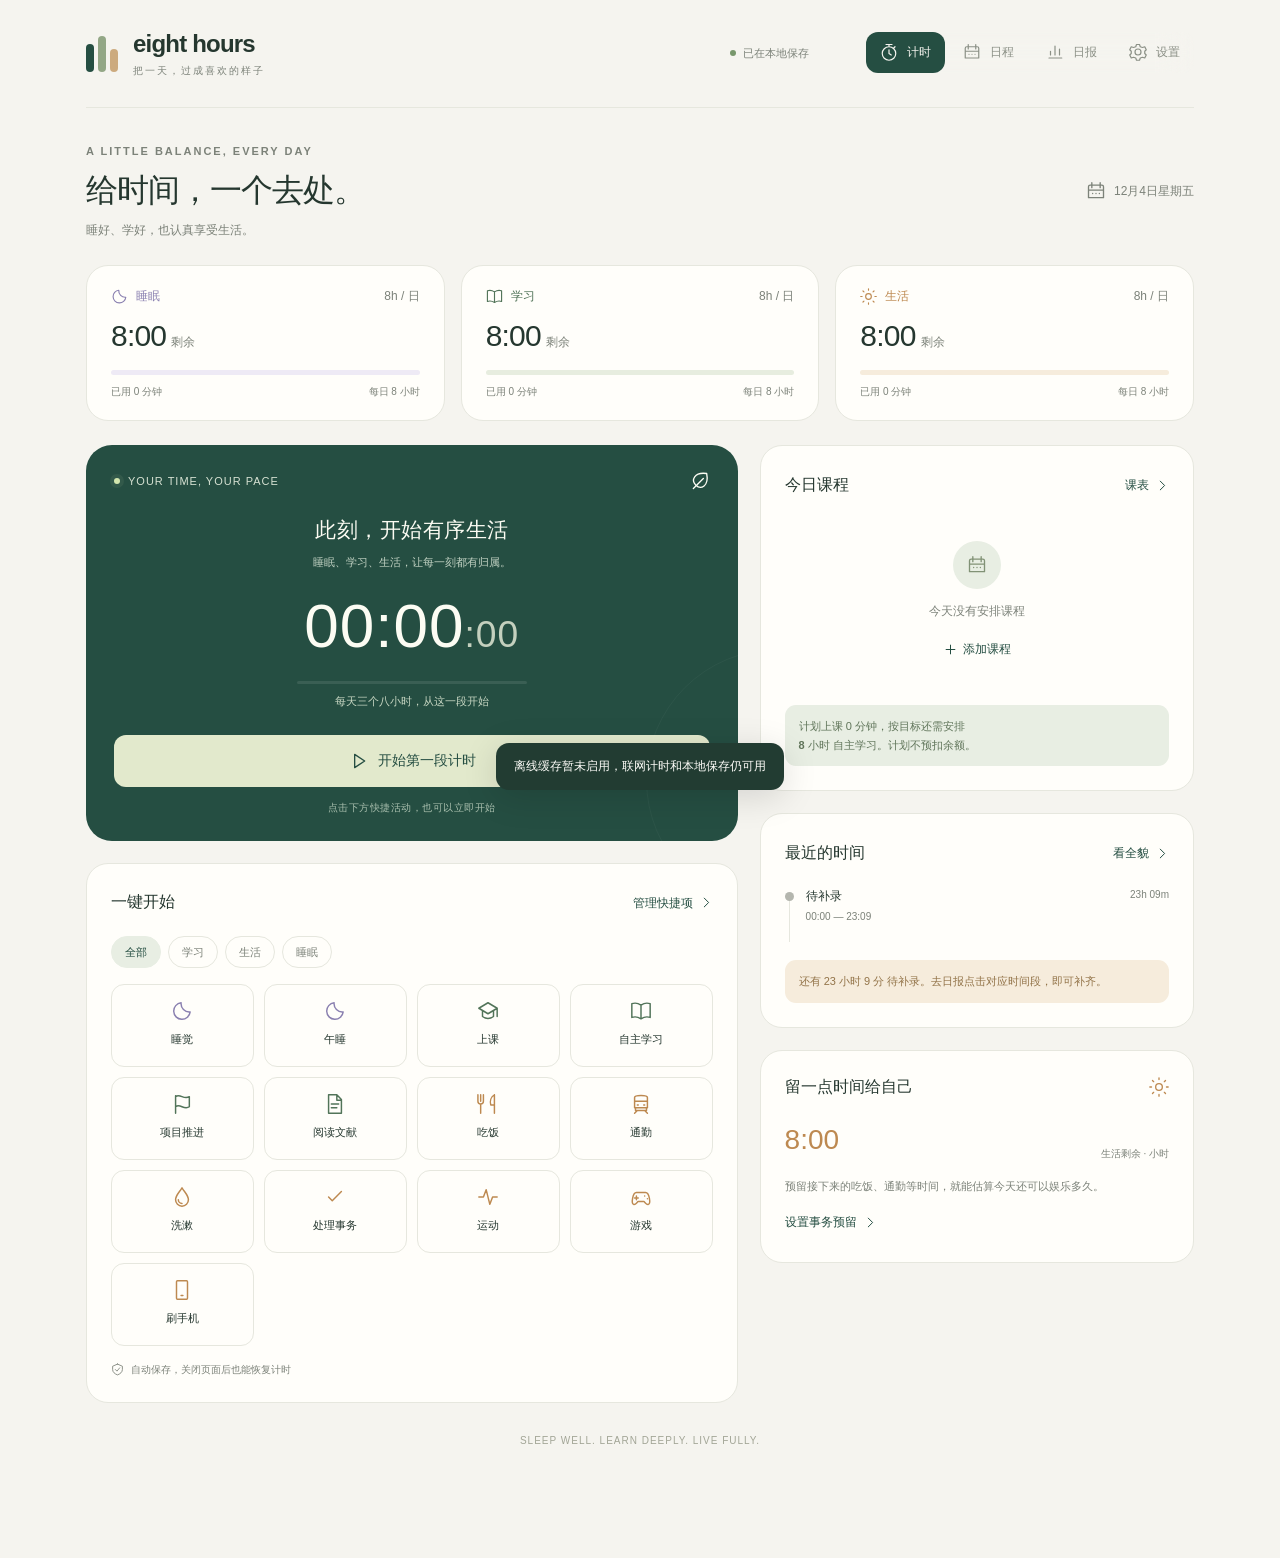
<file: index.html>
<!doctype html>
<html lang="zh-CN">
<head>
  <meta charset="utf-8"><meta name="viewport" content="width=device-width,initial-scale=1,viewport-fit=cover">
  <meta name="theme-color" content="#254e42"><meta name="description" content="睡眠、学习、生活，各八小时。为每一刻找到归属的私人时间账本。">
  <meta name="apple-mobile-web-app-capable" content="yes"><meta name="apple-mobile-web-app-status-bar-style" content="default">
  <title>Eight Hours · 888 时间账本</title>
  <link rel="icon" href="icons/icon.svg" type="image/svg+xml"><link rel="apple-touch-icon" href="icons/icon-192.png">
  <link rel="manifest" href="manifest.webmanifest"><link rel="stylesheet" href="styles.css">
</head>
<body>
  <div class="app-shell">
    <header class="app-header"><a class="brand" href="#timer" aria-label="Eight Hours 首页"><span class="brand-mark"><i></i><i></i><i></i></span><span>eight hours<small>把一天，过成喜欢的样子</small></span></a><div class="header-right"><span id="connection" class="connection">本地保存</span><button class="icon-btn" id="install-btn" title="安装到主屏幕" aria-label="安装到主屏幕" hidden></button></div></header>
    <main id="main" tabindex="-1"><div class="loading"><span class="brand-mark"><i></i><i></i><i></i></span><p>正在打开你的时间账本…</p></div></main>
    <nav class="bottom-nav" aria-label="主导航"><a href="#timer" data-page="timer"></a><a href="#schedule" data-page="schedule"></a><a href="#report" data-page="report"></a><a href="#settings" data-page="settings"></a></nav>
  </div>
  <div id="toast" class="toast" role="status" aria-live="polite" hidden></div>
  <dialog id="modal"><div class="modal-head"><h2 id="modal-title"></h2><button class="icon-btn" id="modal-close" aria-label="关闭"></button></div><div id="modal-body"></div></dialog>
  <script src="engine.js"></script><script src="app.js"></script>
</body>
</html>
</file>
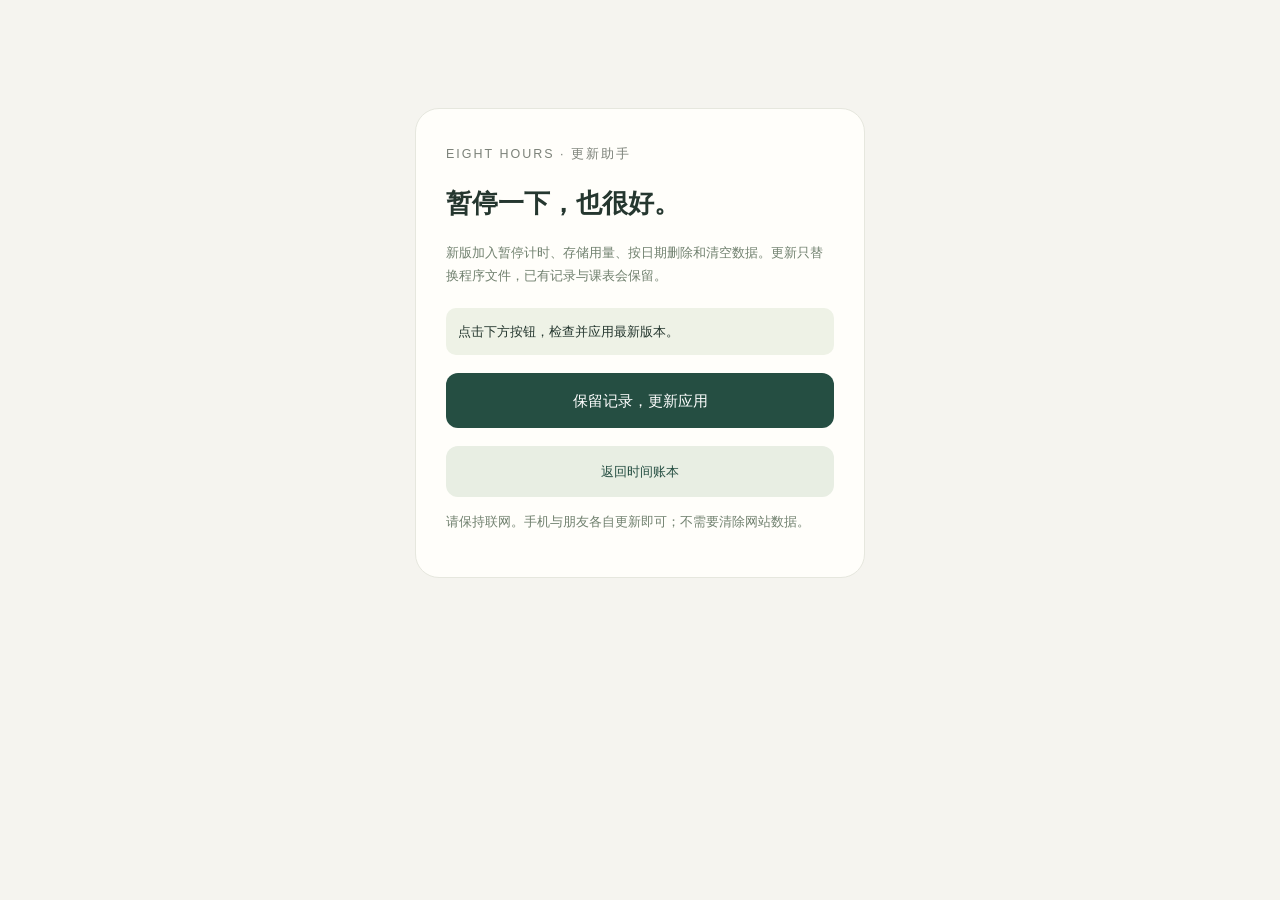
<file: update.html>
<!doctype html>
<html lang="zh-CN"><head><meta charset="utf-8"><meta name="viewport" content="width=device-width,initial-scale=1"><meta name="theme-color" content="#254e42"><title>更新 Eight Hours</title><style>*{box-sizing:border-box}body{margin:0;background:#f5f4ef;color:#25372f;font:15px/1.8 -apple-system,BlinkMacSystemFont,"Segoe UI","Microsoft YaHei",sans-serif;padding:36px 22px}main{max-width:450px;margin:8vh auto;background:#fffefa;border:1px solid #e6e7de;border-radius:24px;padding:30px}small{color:#7c8279;letter-spacing:2px}h1{font-size:26px;font-weight:600;margin:14px 0}p{color:#71816f;font-size:13px}button,a{display:block;text-align:center;border:0;border-radius:12px;background:#254e42;color:white;padding:14px 18px;font:inherit;width:100%;text-decoration:none;margin-top:18px;cursor:pointer}button:disabled{opacity:.55}a{background:#e8eee3;color:#254e42;font-size:13px}#status{background:#eef2e6;border-radius:10px;padding:12px;font-size:13px;margin-top:20px}</style></head><body><main><small>EIGHT HOURS · 更新助手</small><h1>暂停一下，也很好。</h1><p>新版加入暂停计时、存储用量、按日期删除和清空数据。更新只替换程序文件，已有记录与课表会保留。</p><div id="status" role="status">点击下方按钮，检查并应用最新版本。</div><button id="update">保留记录，更新应用</button><a href="./">返回时间账本</a><p>请保持联网。手机与朋友各自更新即可；不需要清除网站数据。</p></main><script>
const button=document.getElementById('update'),status=document.getElementById('status');
const waitWorker=worker=>new Promise((resolve,reject)=>{const timeout=setTimeout(()=>reject(Error('下载超时，请检查网络后重试')),45000);const check=()=>{if(worker.state==='installed'||worker.state==='activated'){clearTimeout(timeout);resolve();}else if(worker.state==='redundant'){clearTimeout(timeout);reject(Error('更新未完成，请重试'));}};worker.addEventListener('statechange',check);check();});
button.onclick=async()=>{button.disabled=true;try{if(!('serviceWorker'in navigator)||!window.isSecureContext)throw Error('请在 Safari 或 Chrome 中打开正式 HTTPS 网址');status.textContent='正在下载最新程序，已有记录保持不变…';const registration=await navigator.serviceWorker.register('sw.js',{updateViaCache:'none'});await registration.update();if(registration.installing)await waitWorker(registration.installing);if(registration.waiting){status.textContent='下载完成，正在应用新版…';await new Promise((resolve,reject)=>{const timeout=setTimeout(()=>reject(Error('应用更新超时，请关闭其他应用页面后重试')),20000);navigator.serviceWorker.addEventListener('controllerchange',()=>{clearTimeout(timeout);resolve();},{once:true});registration.waiting.postMessage({type:'SKIP_WAITING'});});}else await navigator.serviceWorker.ready;status.textContent='已更新，正在打开时间账本…';location.replace('./?updated=1.1.0');}catch(error){status.textContent=error.message;button.disabled=false;}};
</script></body></html>
</file>
<file: styles.css>
@charset "UTF-8";
:root{--bg:#f5f4ef;--paper:#fffefa;--ink:#25372f;--muted:#7c8279;--line:#e6e7de;--green:#254e42;--green-soft:#e8eee3;--study:#527459;--study-soft:#e7eddf;--sleep:#8a80b0;--sleep-soft:#eeeaf5;--life:#bd8950;--life-soft:#f6ecdc;--pending:#b4b6ae;--radius:22px;--shadow:0 5px 26px #314d3610;font-family:Inter,-apple-system,BlinkMacSystemFont,"Segoe UI","PingFang SC","Microsoft YaHei",sans-serif;color:var(--ink);font-synthesis:none}
*{box-sizing:border-box}body{margin:0;background:var(--bg);font-size:14px;line-height:1.55}button,input,textarea,select{font:inherit}button,a,input,select,textarea{-webkit-tap-highlight-color:transparent}button,a{touch-action:manipulation}button{cursor:pointer}button:disabled{cursor:wait;opacity:.55}button:focus-visible,a:focus-visible,input:focus-visible,select:focus-visible,textarea:focus-visible{outline:3px solid #91ad81;outline-offset:3px}a{color:inherit;text-decoration:none}button{color:inherit}svg{width:20px;height:20px;vertical-align:middle;flex:none}h1,h2,h3,p{margin:0}h1{font-size:32px;font-weight:600;letter-spacing:-1px;line-height:1.3}h2{font-size:18px;font-weight:600}h3{font-size:15px;font-weight:600}small{font-size:12px}.app-shell{max-width:1180px;margin:0 auto;padding:0 36px 110px}.app-header{height:108px;display:flex;align-items:center;justify-content:space-between;border-bottom:1px solid var(--line);margin-bottom:35px}.brand{display:flex;align-items:center;gap:13px}.brand>span:last-child{font-size:24px;letter-spacing:-.8px;font-weight:650;line-height:1.2}.brand small{display:block;font-size:10px;font-weight:400;letter-spacing:2px;color:var(--muted);margin-top:7px}.brand-mark{width:34px;height:37px;display:flex;align-items:flex-end;gap:4px;flex:none}.brand-mark i{display:block;width:8px;height:28px;border-radius:8px;background:var(--green)}.brand-mark i:nth-child(2){height:36px;background:#93a786}.brand-mark i:nth-child(3){height:23px;background:#ccaa7e}.header-right{display:flex;gap:15px;align-items:center}.connection{color:var(--muted);font-size:11px;display:flex;align-items:center;gap:7px}.connection:before{content:"";width:6px;height:6px;border-radius:50%;background:#78976c}.connection.offline:before{background:var(--life)}.eyebrow{font-size:11px;letter-spacing:2px;color:var(--muted);font-weight:600;text-transform:uppercase;margin-bottom:10px}.page-head{display:flex;justify-content:space-between;align-items:center;gap:15px;margin-bottom:26px}.page-head .sub{margin-top:9px}.sub,.muted{color:var(--muted)}.sub{font-size:12px}.date-badge{font-size:12px;color:var(--muted);display:flex;align-items:center;gap:8px}.cards{display:grid;grid-template-columns:repeat(3,1fr);gap:16px;margin-bottom:24px}.budget-card{padding:21px 24px;background:var(--paper);border:1px solid var(--line);border-radius:var(--radius)}.budget-top{display:flex;align-items:center;justify-content:space-between;font-size:12px;margin-bottom:12px}.budget-label{display:flex;align-items:center;gap:8px;font-weight:600}.budget-label svg{width:17px;height:17px}.sleep{--cat:var(--sleep);--soft:var(--sleep-soft)}.study{--cat:var(--study);--soft:var(--study-soft)}.life{--cat:var(--life);--soft:var(--life-soft)}.pending{--cat:var(--pending);--soft:#f1f1ec}.budget-label,.cat-color{color:var(--cat)}.budget-left{font-size:30px;font-weight:500;letter-spacing:-.8px;font-variant-numeric:tabular-nums;line-height:1.2}.budget-left .unit{font-size:12px;font-weight:400;letter-spacing:0;color:var(--muted);margin-left:5px}.budget-left.over{color:#b26a50}.progress{height:5px;background:var(--soft);border-radius:8px;overflow:hidden;margin:16px 0 9px}.progress i{display:block;background:var(--cat);height:100%;border-radius:8px;transition:width .6s}.budget-caption{display:flex;justify-content:space-between;color:var(--muted);font-size:10px}.dashboard{display:grid;grid-template-columns:minmax(0,1.5fr) minmax(0,1fr);gap:22px;align-items:start}.stack{display:grid;gap:22px}.panel{background:var(--paper);border:1px solid var(--line);border-radius:var(--radius);padding:24px}.panel-head{display:flex;justify-content:space-between;align-items:center;gap:12px;margin-bottom:18px}.panel-head h2{font-size:16px}.text-btn{padding:6px 0;border:0;background:none;color:var(--green);font-size:12px;display:inline-flex;align-items:center;gap:5px}.text-btn svg{width:15px;height:15px}.icon-btn{border:0;background:none;border-radius:50%;padding:10px;display:inline-flex;justify-content:center;align-items:center;min-height:42px;min-width:42px}.icon-btn:hover{background:var(--green-soft)}.focus-card{background:var(--green);color:#fcfcf3;border-radius:26px;padding:26px 28px 25px;position:relative;overflow:hidden;min-height:382px}.focus-card:after{content:"";width:260px;height:260px;border:1px solid #ffffff09;border-radius:50%;position:absolute;right:-170px;bottom:-70px;pointer-events:none}.focus-top{display:flex;justify-content:space-between;align-items:center}.live-label{font-size:11px;letter-spacing:1px;display:flex;align-items:center;gap:8px;color:#d6e1d2}.live-dot{width:6px;height:6px;background:#d2e6ae;border-radius:50%;box-shadow:0 0 0 4px #d2e6ae13}.focus-top .icon-btn{color:#d6e1d2;min-height:30px;min-width:30px;padding:5px}.focus-top .icon-btn:hover{background:#ffffff15}.current-name{font-size:21px;font-weight:500;margin-top:23px;text-align:center;letter-spacing:.5px}.current-note{font-size:11px;color:#c2d2c3;text-align:center;margin-top:7px;white-space:nowrap;overflow:hidden;text-overflow:ellipsis;max-width:100%}.timer-digits{font-size:62px;line-height:1.2;font-weight:300;font-variant-numeric:tabular-nums;letter-spacing:1px;text-align:center;margin:18px 0 7px;font-family:"Segoe UI",Inter,sans-serif}.timer-digits .seconds{font-size:.6em;color:#c4d0be}.focus-progress{height:3px;background:#ffffff18;max-width:230px;margin:18px auto 9px;overflow:hidden;border-radius:5px}.focus-progress i{display:block;height:100%;background:#cedab2;border-radius:5px}.focus-goal{text-align:center;color:#c8d7c3;font-size:11px;margin-bottom:24px;min-height:18px}.switch-btn{border:0;border-radius:12px;background:#e2e9cc;color:var(--green);width:100%;padding:15px;font-weight:600;display:flex;align-items:center;justify-content:center;gap:10px;transition:background .15s,transform .15s}.switch-btn:hover{background:#edf2df}.switch-btn:active{transform:scale(.985)}.focus-footer{font-size:10px;color:#a9bfae;text-align:center;margin-top:13px;letter-spacing:.5px}.quick-filters{display:flex;gap:7px;flex-wrap:wrap;margin-bottom:16px}.chip{border:1px solid var(--line);border-radius:30px;background:transparent;padding:6px 13px;color:var(--muted);font-size:11px;min-height:32px}.chip.active{background:var(--green-soft);border-color:var(--green-soft);color:var(--green);font-weight:600}.quick-grid{display:grid;grid-template-columns:repeat(4,1fr);gap:10px}.quick-btn{border:1px solid var(--line);background:transparent;padding:15px 4px 12px;border-radius:13px;display:flex;flex-direction:column;align-items:center;gap:9px;font-size:11px;min-height:83px}.quick-btn svg{color:var(--cat);width:22px;height:22px}.quick-btn:hover,.quick-btn.selected{border-color:var(--cat);background:var(--soft)}.quick-btn.selected:after{content:"计时中";font-size:9px;color:var(--cat);margin-top:-4px}.course-mini{padding:13px 0;border-bottom:1px solid var(--line);display:flex;gap:12px;align-items:center}.course-mini:last-child{border-bottom:0;padding-bottom:0}.course-time{font-size:11px;line-height:1.6;color:var(--muted);width:40px;flex:none;font-variant-numeric:tabular-nums}.course-info{flex:1;min-width:0}.course-info strong{font-size:13px;font-weight:500;display:block;overflow:hidden;text-overflow:ellipsis;white-space:nowrap}.course-info small{font-size:10px;color:var(--muted);display:block;margin-top:3px}.small-start{border:0;background:var(--green-soft);color:var(--green);border-radius:50%;width:31px;height:31px;display:grid;place-items:center}.small-start svg{width:14px;height:14px}.note-box{padding:12px 14px;border-radius:11px;background:var(--green-soft);font-size:11px;color:#60755a;margin-top:17px;line-height:1.7}.note-box.amber{background:var(--life-soft);color:#927348}.empty{text-align:center;padding:22px 8px;color:var(--muted);font-size:12px;line-height:1.8}.empty-symbol{height:48px;width:48px;border-radius:50%;display:grid;place-items:center;margin:0 auto 12px;background:var(--green-soft);color:#819276}.timeline-mini{display:flex;gap:12px;position:relative;padding:0 0 19px}.timeline-mini:before{content:"";position:absolute;left:4px;top:14px;bottom:1px;width:1px;background:var(--line)}.timeline-mini:last-child{padding-bottom:0}.timeline-mini:last-child:before{display:none}.time-dot{width:9px;height:9px;background:var(--cat);border-radius:50%;margin-top:5px;flex:none}.timeline-mini .detail{flex:1}.timeline-mini .detail>div{display:flex;justify-content:space-between;font-size:12px}.timeline-mini small{color:var(--muted);font-size:10px;display:block;margin-top:3px}.timeline-mini .duration{color:var(--muted);font-size:10px}.life-balance{display:flex;align-items:end;justify-content:space-between;margin:5px 0 15px}.life-balance strong{font-size:28px;font-weight:500;color:var(--life)}.life-balance small{color:var(--muted);font-size:10px}.legend{display:flex;gap:14px;flex-wrap:wrap;font-size:10px;color:var(--muted)}.legend span{display:flex;gap:5px;align-items:center}.legend i{width:7px;height:7px;background:var(--cat);border-radius:50%}.bottom-nav{position:fixed;bottom:21px;left:50%;transform:translateX(-50%);display:flex;background:#fffefaed;backdrop-filter:blur(16px);border:1px solid #e3e5db;border-radius:19px;padding:7px;gap:5px;z-index:10;box-shadow:0 8px 32px #314d3610}.bottom-nav a{display:flex;align-items:center;justify-content:center;gap:9px;min-width:100px;padding:12px 17px;border-radius:12px;color:#8b9086;font-size:12px;white-space:nowrap}.bottom-nav a.active{background:var(--green);color:#f5f4ef}.bottom-nav svg{width:18px;height:18px}.btn{border:0;border-radius:11px;background:var(--green);color:#fffefa;padding:12px 18px;font-size:12px;display:inline-flex;align-items:center;justify-content:center;gap:8px;min-height:44px}.btn.secondary{background:var(--green-soft);color:var(--green)}.btn.outline{background:transparent;color:var(--ink);border:1px solid var(--line)}.btn.danger{background:#f7e9e3;color:#a55e49}.btn.wide{width:100%}.actions{display:flex;gap:9px;flex-wrap:wrap}.toolbar{display:flex;align-items:center;gap:9px;flex-wrap:wrap;margin-bottom:22px}.toolbar .spacer{flex:1}.date-input,input,select,textarea{border:1px solid var(--line);background:var(--paper);border-radius:10px;padding:11px 12px;color:var(--ink);min-width:0;max-width:100%;min-height:44px}.date-input{font-size:12px}input[type=checkbox]{min-height:18px;width:18px;accent-color:var(--green)}label{font-size:12px;color:var(--muted);display:block}.field{display:grid;gap:7px;margin-bottom:17px}.field small{font-size:10px}.form-row{display:grid;grid-template-columns:1fr 1fr;gap:14px}.form-help{font-size:11px;color:var(--muted);line-height:1.8;margin:12px 0 19px}.field input,.field select,.field textarea{width:100%;font-size:13px}.field textarea{resize:vertical;min-height:78px}.form-error{font-size:12px;color:#a55e49;padding:11px;background:#f7e9e3;border-radius:9px;margin-bottom:12px}.modal-body .quick-grid{grid-template-columns:repeat(3,1fr)}dialog{border:1px solid var(--line);border-radius:24px;padding:25px;max-width:490px;width:calc(100% - 32px);max-height:87dvh;background:var(--paper);color:var(--ink);box-shadow:0 30px 120px #10251940;overflow:auto}dialog::backdrop{background:#18271e66;backdrop-filter:blur(4px)}.modal-head{display:flex;justify-content:space-between;align-items:center;margin-bottom:20px;gap:12px}.modal-head h2{font-size:19px}#modal-body .quick-grid{grid-template-columns:repeat(3,1fr)}.activity-picker{max-height:42dvh;overflow:auto;padding:3px}.picker-setting{display:flex;align-items:center;gap:8px;flex-wrap:wrap;margin-bottom:15px}.picker-setting label{font-size:11px;margin-right:auto}.picker-setting select{font-size:11px;padding:7px 10px;min-height:36px}.toast{position:fixed;left:50%;bottom:110px;transform:translateX(-50%);background:#223c32;color:#fffefa;border-radius:13px;padding:14px 18px;z-index:50;max-width:calc(100% - 32px);width:max-content;box-shadow:0 7px 35px #0002;font-size:12px;display:flex;align-items:center;gap:16px}.toast[hidden]{display:none}.toast button{border:0;background:none;color:#d8e5b9;text-decoration:underline;padding:0}.loading{padding:100px 0;text-align:center;color:var(--muted)}.loading .brand-mark{margin:0 auto 20px}.report-layout{display:grid;grid-template-columns:minmax(0,1.45fr) minmax(0,1fr);gap:22px;align-items:start}.day-strip{height:29px;display:flex;overflow:hidden;border-radius:7px;background:#eeeee7;margin-top:22px}.day-strip span{background:var(--cat);min-width:1px}.strip-axis{display:flex;justify-content:space-between;color:var(--muted);font-size:9px;margin:7px 0 17px}.strip-axis span{font-variant-numeric:tabular-nums}.timeline-list{margin-top:22px}.timeline-row{display:flex;gap:12px;position:relative;text-align:left;width:100%;background:none;border:0;border-bottom:1px solid var(--line);padding:15px 0}.timeline-row:last-child{border-bottom:0}.timeline-row:hover{background:#f7f7f0}.timeline-hours{font-size:10px;color:var(--muted);width:42px;flex:none;font-variant-numeric:tabular-nums;line-height:1.65}.timeline-bar{width:3px;border-radius:4px;background:var(--cat);flex:none;min-height:32px}.timeline-info{flex:1;min-width:0}.timeline-info strong{font-size:12px;font-weight:500}.timeline-info small{display:block;font-size:10px;color:var(--muted);margin-top:4px;overflow:hidden;text-overflow:ellipsis;white-space:nowrap}.timeline-right{align-self:center;display:flex;align-items:center;gap:8px;color:var(--muted);font-size:10px}.timeline-right svg{width:13px;height:13px}.report-ring{width:174px;height:174px;border-radius:50%;position:relative;margin:12px auto 22px;background:conic-gradient(#eee 0deg,#eee 360deg);display:grid;place-items:center}.report-ring:before{content:"";position:absolute;inset:17px;border-radius:50%;background:var(--paper)}.ring-inner{position:relative;text-align:center}.ring-inner strong{display:block;font-size:26px;font-weight:500}.ring-inner small{color:var(--muted);font-size:10px}.stat-row{display:flex;justify-content:space-between;align-items:center;padding:12px 0;border-bottom:1px solid var(--line);font-size:12px}.stat-row:last-child{border:0}.stat-name{display:flex;align-items:center;gap:9px}.stat-name i{width:7px;height:7px;background:var(--cat);border-radius:50%}.stat-value{font-variant-numeric:tabular-nums}.metric-grid{display:grid;grid-template-columns:1fr 1fr;gap:12px}.metric{padding:16px;background:#f4f5ed;border-radius:12px}.metric small{font-size:10px;color:var(--muted);display:block;margin-bottom:8px}.metric strong{font-size:20px;font-weight:500}.activity-stat{margin-top:17px}.activity-stat>div{display:flex;justify-content:space-between;font-size:12px}.activity-stat .progress{height:4px;margin-top:8px}.demo-banner{padding:13px 17px;background:var(--life-soft);border:1px solid #eadcc8;border-radius:12px;color:#947144;font-size:12px;display:flex;justify-content:space-between;align-items:center;gap:10px;margin-bottom:21px}.schedule-days{display:grid;grid-template-columns:repeat(7,1fr);gap:8px;margin-bottom:24px}.day-btn{background:var(--paper);border:1px solid var(--line);border-radius:14px;min-height:78px;display:flex;flex-direction:column;align-items:center;justify-content:center;gap:4px}.day-btn small{font-size:10px;color:var(--muted)}.day-btn strong{font-size:21px;font-weight:500}.day-btn.active{background:var(--green);border-color:var(--green);color:#fff}.day-btn.active small{color:#c8d7c3}.day-btn .course-dot{width:4px;height:4px;border-radius:50%;background:#a7bc97}.schedule-course{display:flex;gap:20px;align-items:center;padding:22px 0;border-bottom:1px solid var(--line)}.schedule-course:last-child{border:0}.schedule-course .course-time{width:52px;font-size:12px}.schedule-course .course-info strong{font-size:16px}.schedule-course .course-info small{font-size:11px}.settings-grid{display:grid;grid-template-columns:1fr 1fr;gap:22px;align-items:start}.settings-row{padding:16px 0;border-bottom:1px solid var(--line);display:flex;justify-content:space-between;align-items:center;gap:12px}.settings-row:last-child{border-bottom:0;padding-bottom:0}.settings-row .setting-text{flex:1}.settings-row strong{font-size:12px;font-weight:500;display:block}.settings-row small{font-size:10px;color:var(--muted);display:block;margin-top:4px;line-height:1.7}.switch{position:relative;width:42px;height:25px;border:0;border-radius:20px;background:#d5dbce;flex:none;padding:0}.switch:after{content:"";position:absolute;top:3px;left:3px;width:19px;height:19px;border-radius:50%;background:#fff;transition:transform .2s}.switch.on{background:var(--green)}.switch.on:after{transform:translateX(17px)}.manage-row{display:flex;align-items:center;gap:11px;padding:11px 0;border-bottom:1px solid var(--line);font-size:12px}.manage-row:last-child{border:0}.manage-row>svg{color:var(--cat);width:18px;height:18px}.manage-row .grow{flex:1}.manage-row .icon-btn{padding:7px;min-width:32px;min-height:35px;color:var(--muted)}.manage-row .icon-btn svg{width:16px;height:16px}.tip{font-size:11px;color:var(--muted);line-height:1.9}.install-steps{counter-reset:steps;list-style:none;padding:0;margin:15px 0}.install-steps li{counter-increment:steps;margin-bottom:12px;padding-left:28px;position:relative;font-size:12px;line-height:1.8}.install-steps li:before{content:counter(steps);position:absolute;left:0;width:19px;height:19px;border-radius:50%;background:var(--green-soft);color:var(--green);font-size:10px;text-align:center;line-height:19px;top:1px}.separator{height:1px;background:var(--line);margin:20px 0}.app-footer{text-align:center;font-size:10px;color:#a2a596;letter-spacing:1px;margin-top:30px}.report-empty{padding:28px 0}.live-tag{display:inline-block;font-size:9px;background:var(--green-soft);color:var(--green);padding:2px 5px;border-radius:4px;margin-left:6px}.focus-options{display:flex;gap:7px;flex-wrap:wrap;margin:15px 0}.error-screen{padding:35px 0}.error-screen p{margin:15px 0;line-height:1.9}.sync-notice{font-size:11px;padding:11px 15px;border-radius:10px;background:var(--life-soft);margin-bottom:20px;color:#927348}.checkbox-label{display:flex;gap:10px;align-items:center;font-size:12px;margin:16px 0;color:var(--ink)}.hint-line{display:flex;align-items:center;gap:7px;font-size:10px;color:var(--muted);margin-top:16px}.hint-line svg{width:13px;height:13px}[hidden]{display:none!important}
@media(min-width:1000px){.bottom-nav{left:auto;right:max(calc((100vw - 1108px)/2),36px);top:32px;bottom:auto;transform:none;border:0;box-shadow:none;background:transparent;padding:0;gap:4px;border-radius:12px}.bottom-nav a{min-width:76px;padding:11px 14px}.header-right{margin-right:385px}.focus-card{min-height:390px}}
@media(max-width:760px){.app-shell{padding:0 20px calc(108px + env(safe-area-inset-bottom))}.app-header{height:89px;margin-bottom:25px}.brand>span:last-child{font-size:21px}.brand small{font-size:9px;letter-spacing:1.3px}.brand-mark{transform:scale(.88);transform-origin:left center;width:30px}.connection{font-size:10px}.page-head{margin-bottom:20px;align-items:start}.page-head h1{font-size:26px}.page-head .sub{font-size:11px}.eyebrow{font-size:9px;letter-spacing:1.5px;margin-bottom:9px}.date-badge{font-size:10px;gap:5px;padding-top:5px}.date-badge svg{width:14px;height:14px}.cards{gap:9px;margin-bottom:18px}.budget-card{padding:15px 12px;border-radius:17px}.budget-top{font-size:10px;margin-bottom:11px}.budget-top>span:last-child{display:none}.budget-label{gap:5px}.budget-label svg{width:15px;height:15px}.budget-left{font-size:23px;letter-spacing:-.8px}.budget-left .unit{font-size:9px;margin-left:3px}.budget-caption{font-size:9px;display:block}.budget-caption>span:last-child{display:none}.progress{margin:12px 0 7px;height:4px}.dashboard,.report-layout,.settings-grid{grid-template-columns:1fr;gap:18px}.stack{gap:18px}.panel{padding:20px;border-radius:20px}.panel-head{margin-bottom:15px}.focus-card{padding:22px 24px;min-height:352px;border-radius:23px}.current-name{font-size:19px;margin-top:21px}.timer-digits{font-size:60px;margin-top:16px}.focus-goal{margin-bottom:21px}.focus-footer{font-size:9px}.quick-grid{grid-template-columns:repeat(4,1fr);gap:8px}.quick-btn{padding:13px 3px 10px;font-size:10px;min-height:76px;gap:8px}.quick-btn svg{width:20px;height:20px}.bottom-nav{bottom:calc(13px + env(safe-area-inset-bottom));width:calc(100% - 32px);max-width:430px;border-radius:20px;gap:3px;padding:6px}.bottom-nav a{flex:1;min-width:0;flex-direction:column;gap:4px;padding:9px 7px;font-size:10px;border-radius:14px}.bottom-nav svg{width:19px;height:19px}.toast{bottom:calc(104px + env(safe-area-inset-bottom));font-size:11px}.page-head .actions .btn{padding:10px 12px;font-size:11px}.schedule-days{gap:6px}.day-btn{border-radius:12px;min-height:72px}.day-btn strong{font-size:19px}.day-btn small{font-size:9px}.schedule-course{gap:12px}.schedule-course .course-info strong{font-size:14px}.report-ring{width:160px;height:160px}.form-row{gap:10px}.toolbar .btn{padding:10px 13px}.toolbar .spacer{display:none}.toolbar{gap:7px}.report-layout .stack{grid-row:1}.report-layout{display:flex;flex-direction:column}.report-layout>.panel,.report-layout>.stack{width:100%}.report-layout .stack{display:grid;grid-template-columns:1fr}.date-input{padding:10px;font-size:12px}.demo-banner{font-size:11px}.settings-grid{display:flex;flex-direction:column}.settings-grid>.stack,.settings-grid>.panel{width:100%}.mobile-hide{display:none}}
@media(max-width:360px){.app-shell{padding-left:14px;padding-right:14px}.budget-card{padding:13px 10px}.budget-left{font-size:21px}.quick-grid{grid-template-columns:repeat(3,1fr)}.page-head h1{font-size:24px}.connection{max-width:65px}.form-row{grid-template-columns:1fr}}
.focus-actions{display:flex;gap:10px}.focus-actions .switch-btn{flex:1;width:auto}.pause-btn{display:flex;align-items:center;justify-content:center;gap:7px;min-width:116px;background:#ffffff10;color:#e7eddd;border:1px solid #ffffff36;border-radius:12px;padding:13px 12px;font-size:12px;white-space:nowrap}.pause-btn svg{width:17px;height:17px}.pause-btn:hover{background:#ffffff20}.is-paused{background:#4c5b50}.is-paused .live-dot{background:#e2bd82;box-shadow:none}.storage-stats{display:grid;grid-template-columns:1fr 1fr;gap:12px;margin:15px 0}.storage-stats>div{background:#f1f3e9;padding:16px;border-radius:12px}.storage-stats small{font-size:10px;color:var(--muted);display:block}.storage-stats strong{font-size:24px;font-weight:500;display:block;margin-top:7px}.page-head>div:first-child{min-width:0;flex:1}.page-head>.btn{flex-shrink:0;align-self:center}.btn{white-space:nowrap}.timeline-row:disabled{opacity:1;cursor:default}
@media(max-width:400px){.pause-btn{min-width:104px;font-size:11px;padding:12px 9px}.focus-actions{gap:8px}.focus-actions .switch-btn{font-size:12px;padding:14px 10px}.storage-stats strong{font-size:21px}}
@media(prefers-reduced-motion:reduce){*{transition:none!important;scroll-behavior:auto!important}}
@media print{.bottom-nav,.app-header,.actions,.toolbar,button{display:none!important}.app-shell{padding:0;max-width:none}.report-layout{display:block}.panel{break-inside:avoid;margin-bottom:15px}.cards{margin-bottom:15px}body{background:white}}
</file>
